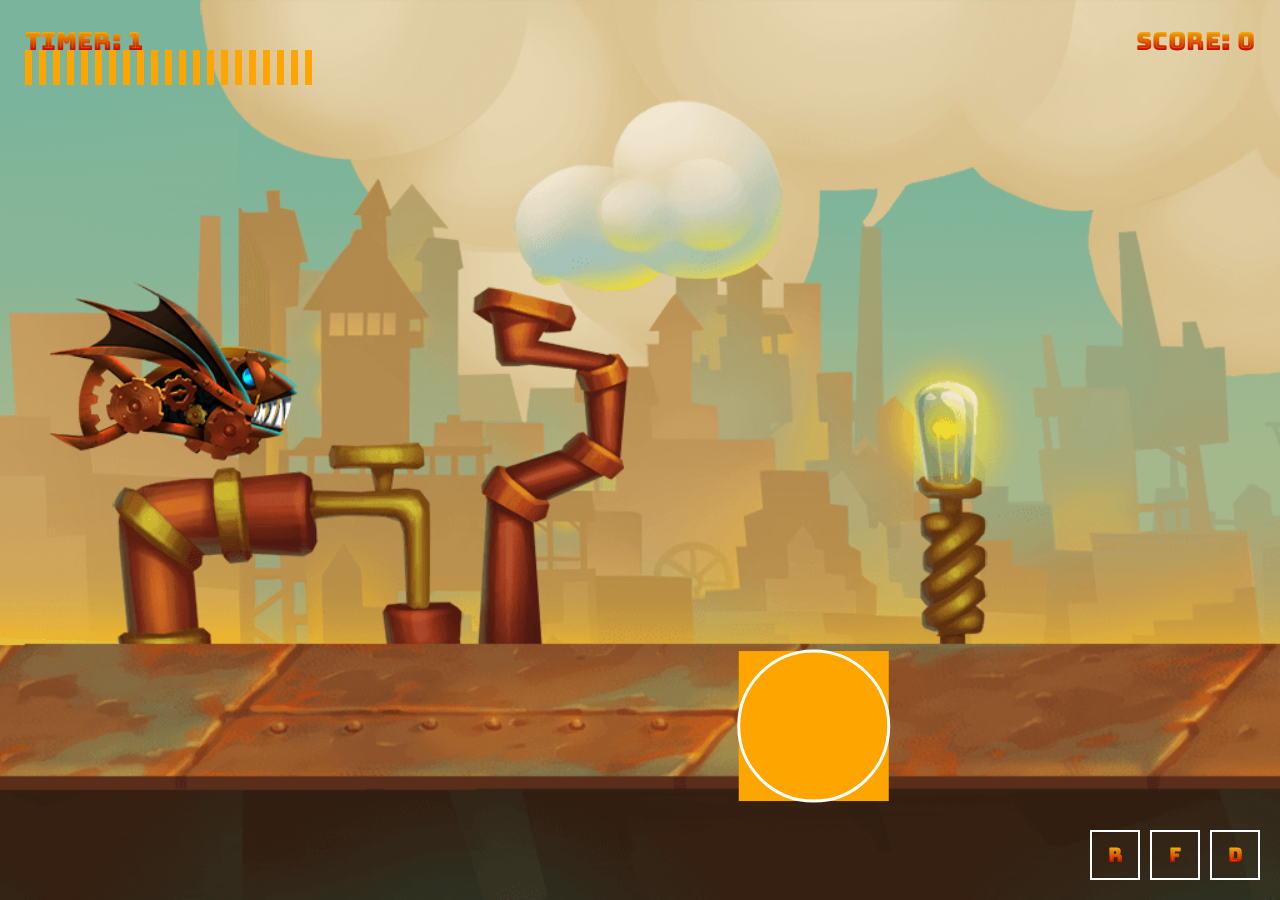
<file: index.html>
<!DOCTYPE html>
<html lang="en">
  <head>
    <meta charset="UTF-8" />
    <meta name="viewport" content="width=device-width, initial-scale=1.0" />
    <title>Cyber Fish</title>
    <link rel="preconnect" href="https://fonts.googleapis.com" />
    <link rel="preconnect" href="https://fonts.gstatic.com" crossorigin />
    <link
      href="https://fonts.googleapis.com/css2?family=Bungee+Spice&display=swap"
      rel="stylesheet"
    />
    <link rel="stylesheet" href="styles.css" />
  </head>
  <body>
    <canvas id="canvas1"></canvas>

    <div class="controls">
      <button id="restart">R</button>
      <button id="fullScreen">F</button>
      <button id="debug">D</button>

    </div>

    <div class="assests">
      <img src="./assets/background_single.png" id="background" />
      <img src="./assets/background_single2.png" id="background2">
      <img src="./assets/player_fish.png" id="player">
      <img src="./assets//smallGears.png" id="smallGears" alt="">
      <audio id="charge" src="./assets/charge.mp3"></audio>
    </div>
    <script src="player.js"></script>

    <script src="audio.js"></script>
    <script src="background.js"></script>
    <script src="obstacle.js"></script>
    <script src="main.js"></script>
  </body>
</html>
</file>
<file: styles.css>
* {
  margin: 0;
  padding: 0;
  box-sizing: border-box;
  font-family: "Bungee Spice";
  font-weight: 400;
}

#canvas1 {
  position: absolute;
  top: 0;
  left: 0;
  max-width: 100vw;
  max-height: 100vh;
}

.assests {
  display: none;
}
.controls {
  position: absolute;
  bottom: 20px; /* Ajusta la distancia desde el borde inferior */
  right: 20px; /* Ajusta la distancia desde el borde derecho */
  display: flex;
  gap: 10px; /* Espaciado entre los botones */
}

button {
  width: 50px;
  height: 50px;
  font-size: 20px;
  background-color: transparent; /* Fondo oscuro */
  color: white;
  border: 2px solid white; /* Bordes blancos */
  cursor: pointer;
}
</file>
